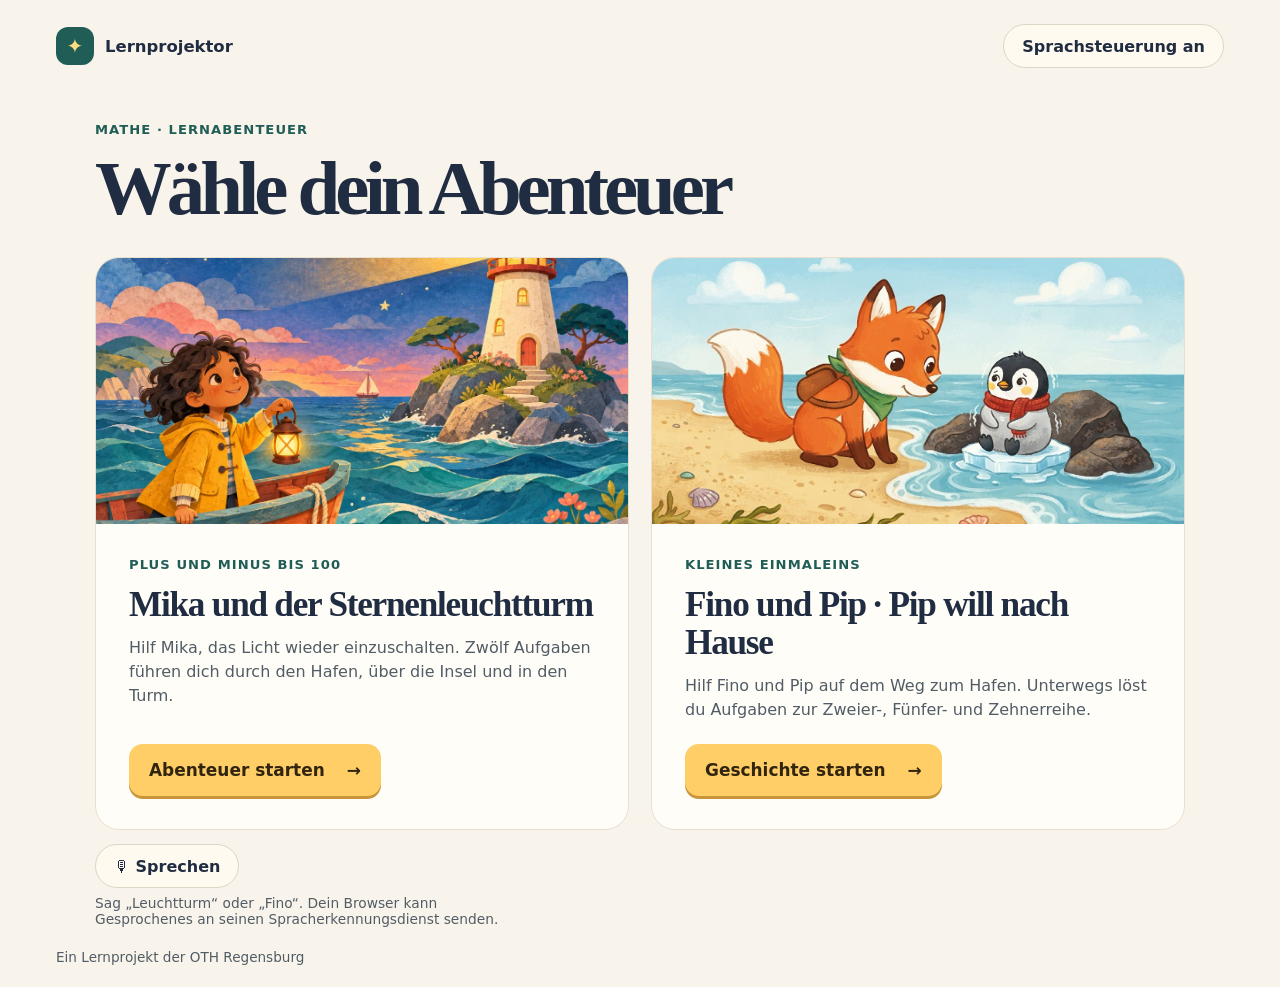
<file: public/index.html>
<!doctype html>
<html lang="de">
<head>
  <meta charset="utf-8">
  <meta name="viewport" content="width=device-width, initial-scale=1">
  <meta name="theme-color" content="#f8f4eb">
  <meta name="description" content="Wähle dein Matheabenteuer. Übe Plus und Minus mit Mika oder löse Sachaufgaben zum kleinen Einmaleins.">
  <title>Matheabenteuer · Lernprojektor</title>
  <link rel="stylesheet" href="./style.css">
  <script type="module" src="./auswahl.mjs"></script>
</head>
<body>
  <div class="site">
    <header class="top"><div class="brand"><span class="brand-icon" aria-hidden="true">✦</span>Lernprojektor</div><button class="sound" type="button" data-automatic-voice aria-pressed="false" aria-describedby="voice-note" hidden>Sprachsteuerung an</button></header>
    <main class="picker">
      <header class="picker-heading">
        <p class="eyebrow">Mathe · Lernabenteuer</p>
        <h1>Wähle dein Abenteuer</h1>
      </header>
      <div class="path-grid">
        <a class="path-card" href="./leuchtturm.html">
          <img class="path-art" src="./assets/leuchtturm.webp" alt="" width="1200" height="900" fetchpriority="high">
          <div class="path-copy">
            <p class="eyebrow">Plus und Minus bis 100</p>
            <h2>Mika und der Sternenleuchtturm</h2>
            <p>Hilf Mika, das Licht wieder einzuschalten. Zwölf Aufgaben führen dich durch den Hafen, über die Insel und in den Turm.</p>
            <span class="main-button">Abenteuer starten <span aria-hidden="true">→</span></span>
          </div>
        </a>
        <a class="path-card" href="./fino/">
          <img class="path-art" src="./fino/bilder/B1.jpg" alt="" loading="lazy">
          <div class="path-copy">
            <p class="eyebrow">Kleines Einmaleins</p>
            <h2>Fino und Pip · Pip will nach Hause</h2>
            <p>Hilf Fino und Pip auf dem Weg zum Hafen. Unterwegs löst du Aufgaben zur Zweier-, Fünfer- und Zehnerreihe.</p>
            <span class="main-button">Geschichte starten <span aria-hidden="true">→</span></span>
          </div>
        </a>
      </div>
      <div class="voice-controls">
        <button class="sound voice-button" type="button" aria-pressed="false" hidden>🎙 Sprechen</button>
        <p class="voice-status" role="status" aria-atomic="true"></p>
        <p id="voice-note" class="voice-note" hidden>Sag „Leuchtturm“ oder „Fino“. Dein Browser kann Gesprochenes an seinen Spracherkennungsdienst senden.</p>
      </div>
    </main>
    <footer>Ein Lernprojekt der OTH Regensburg</footer>
  </div>
</body>
</html>
</file>
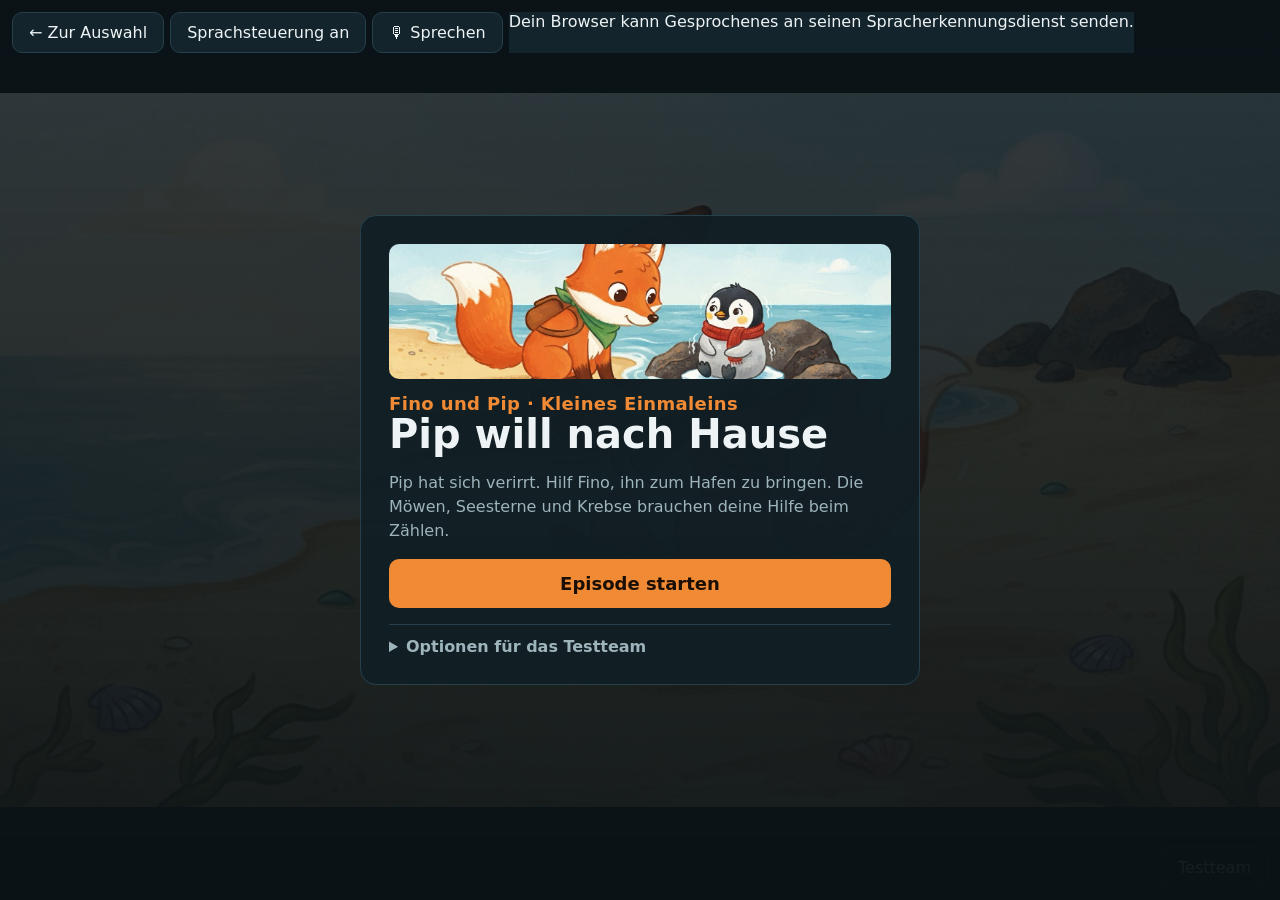
<file: public/fino/index.html>
<!DOCTYPE html>
<html lang="de">
<head>
<meta charset="utf-8">
<meta name="viewport" content="width=device-width, initial-scale=1">
<title>Fino und Pip · Pip will nach Hause</title>
<style>
/* Eine Bühne für den Beamer, darunter ein ausblendbares Bedienfeld für das Testteam. Bewusst nur dunkel. */
:root {
  --buehne: #0b1317;
  --flaeche: rgba(16, 30, 37, 0.94);
  --linie: #24404b;
  --text: #eef4f5;
  --leise: #9db4bb;
  --fino: #f08a34;
  --meer: #3fc3c1;
  --richtig: #63c27e;
  --falsch: #e8735c;
  --display: "Baloo 2", "Trebuchet MS", system-ui, sans-serif;
  --body: "Nunito", "Segoe UI", system-ui, sans-serif;
  color-scheme: dark;
}
* { box-sizing: border-box; }
[hidden] { display: none !important; }
html, body { height: 100%; margin: 0; }
body { background: var(--buehne); color: var(--text); font-family: var(--body); overflow: hidden; }
button, input, select { font: inherit; }
.zweit.link { display: inline-flex; align-items: center; text-decoration: none; }
#lern-nav { position: fixed; inset: 12px auto auto 12px; display: flex; gap: 6px; flex-wrap: wrap; z-index: 22; pointer-events: none; }
#lern-nav > * { background: #14242c; pointer-events: auto; }
#sprachstatus { margin: 0; max-width: min(360px, 80vw); padding: 8px; border-radius: 8px; align-self: center; }
#sprachstatus:empty { display: none; }
#spielantwort { position: fixed; z-index: 8; bottom: 56px; left: 50%; transform: translateX(-50%);
  display: grid; gap: 9px; width: min(540px, 92vw); background: var(--flaeche); border: 1px solid var(--linie); border-radius: 14px; padding: 12px 16px; }
#spielfrage { margin: 0; font-weight: 700; font-size: clamp(1rem, 2.3vw, 1.25rem); }
#spielzahl { min-width: 90px; flex: 1; background: #0e1a20; border: 1px solid var(--linie); color: var(--text); border-radius: 8px; padding: 8px; }
body:not(.panel-aus) #spielantwort { bottom: calc(var(--panelhoehe, 0px) + 16px); }
.dialog { padding-top: 74px; }
@media (max-width: 600px) { #lern-nav { right: 12px; } #lern-nav > * { font-size: .83rem; } .dialog { padding-top: 88px !important; } .tier.breit { width: min(14vw, 96px) !important; } }
button:focus-visible, input:focus-visible, select:focus-visible { outline: 3px solid var(--meer); outline-offset: 2px; }

/* Bühne */
#buehne { position: fixed; inset: 0; display: grid; place-items: center; overflow: hidden; }
.ebene { position: absolute; inset: 0; opacity: 0; transition: opacity 1.2s ease; }
.ebene.an { opacity: 1; }
.ebene img { width: 100%; height: 100%; object-fit: contain; animation: zoom 28s ease-in-out infinite alternate; transform-origin: 55% 50%; }
@keyframes zoom { from { transform: scale(1); } to { transform: scale(1.07) translateX(-1%); } }
.platzhalter { width: 100%; height: 100%; display: grid; place-items: center; text-align: center;
  background: radial-gradient(ellipse at 50% 120%, #1e5d6a 0%, #12313b 45%, var(--buehne) 100%); }
.platzhalter b { display: block; font-family: var(--display); font-size: clamp(28px, 4vw, 56px); color: var(--text); }
.platzhalter span { color: var(--leise); font-size: clamp(14px, 1.6vw, 20px); }
#untertitel { position: absolute; left: 50%; bottom: calc(var(--panelhoehe, 0px) + 24px); transform: translateX(-50%);
  max-width: min(900px, 90vw); padding: 10px 18px; border-radius: 10px; background: rgba(0,0,0,0.6);
  font-size: clamp(16px, 2vw, 26px); text-align: center; text-wrap: balance; display: none; }
body.untertitel #untertitel:not(:empty) { display: block; }


/* Zählbild: genau so viele Tiere wie in der Aufgabe */
#zaehlbild { position: absolute; left: 50%; top: 6%; transform: translateX(-50%); display: none;
  max-width: min(1100px, 94vw); padding: 14px 18px 10px; border-radius: 18px;
  background: rgba(250, 246, 236, 0.9); box-shadow: 0 8px 30px rgba(0,0,0,.35); }
#zaehlbild.an { display: block; }
#zaehlbild .reihe5 { display: flex; justify-content: center; gap: 10px; }
#zaehlbild .reihe5 + .reihe5 { margin-top: 6px; }
.tier { position: relative; width: clamp(64px, 8.5vw, 120px); aspect-ratio: 1; opacity: 0; transform: scale(.6);
  transition: opacity .35s ease, transform .35s ease; }
.tier.da { opacity: 1; transform: scale(1); }
.tier.breit { aspect-ratio: 1.7; width: clamp(96px, 12.5vw, 176px); }
.tier img { width: 100%; height: 100%; object-fit: contain; }
.tier b { position: absolute; left: 50%; bottom: -4px; transform: translateX(-50%); min-width: 2.2em; text-align: center;
  font-family: var(--display); font-size: clamp(16px, 1.8vw, 26px); line-height: 1.3; color: #fff; background: var(--fino);
  border-radius: 999px; padding: 0 8px; opacity: 0; transition: opacity .3s ease; }
.tier b.da { opacity: 1; }
@media (prefers-reduced-motion: reduce) { .tier, .tier b { transition: none; } }

/* Start und Ende */
.dialog { position: fixed; inset: 0; z-index: 20; display: grid; place-items: center; padding: 16px;
  background: linear-gradient(180deg, rgba(11,19,23,0.82), rgba(11,19,23,0.96)); }
.karte { width: min(560px, 100%); max-height: 100%; overflow: auto; background: var(--flaeche); border: 1px solid var(--linie);
  border-radius: 16px; padding: 28px; display: grid; gap: 16px; }
.karte h1 { font-family: var(--display); font-size: 40px; line-height: 1.05; margin: 0; text-wrap: balance; }
.karte h1 small { display: block; font-size: 18px; color: var(--fino); font-family: var(--body); font-weight: 800; letter-spacing: .02em; }
.karte p { margin: 0; color: var(--leise); line-height: 1.5; }
.felder { display: grid; grid-template-columns: 1fr 1fr; gap: 12px; }
.feld { display: grid; gap: 6px; font-size: 14px; color: var(--leise); }
.feld input, .feld select { background: #0e1a20; color: var(--text); border: 1px solid var(--linie); border-radius: 8px; padding: 10px 12px; }
.check { display: flex; gap: 10px; align-items: center; color: var(--leise); font-size: 14px; }
.haupt { background: var(--fino); color: #1b0f05; border: 0; border-radius: 10px; padding: 14px 20px; font-weight: 800; font-size: 18px; cursor: pointer; }
.haupt:hover { filter: brightness(1.08); }
.zweit { background: transparent; color: var(--text); border: 1px solid var(--linie); border-radius: 10px; padding: 10px 16px; cursor: pointer; }
.bestand { font-size: 14px; color: var(--leise); display: grid; gap: 4px; }
.bestand strong { color: var(--text); }
.tasten { font-size: 13px; color: var(--leise); line-height: 1.6; }
kbd { font-family: ui-monospace, Menlo, monospace; background: #0e1a20; border: 1px solid var(--linie); border-radius: 4px; padding: 0 5px; color: var(--text); }
.zahlen { display: grid; grid-template-columns: repeat(3, 1fr); gap: 10px; }
.zahl { background: #0e1a20; border: 1px solid var(--linie); border-radius: 10px; padding: 12px; }
.zahl b { display: block; font-family: var(--display); font-size: 30px; font-variant-numeric: tabular-nums; }
.zahl span { font-size: 13px; color: var(--leise); }
textarea { width: 100%; min-height: 120px; background: #0e1a20; color: var(--text); border: 1px solid var(--linie); border-radius: 8px; padding: 10px; font: 12px/1.4 ui-monospace, Menlo, monospace; }
.notizliste { margin: 0; padding-left: 18px; color: var(--leise); font-size: 14px; }

/* Bedienfeld */
#panel { position: fixed; left: 0; right: 0; bottom: 0; z-index: 10; background: var(--flaeche); border-top: 1px solid var(--linie);
  padding: 12px 16px; display: grid; grid-template-columns: minmax(220px, 1.1fr) minmax(280px, 1.3fr) minmax(220px, 1fr); gap: 16px; }
body.panel-aus #panel { transform: translateY(100%); }
#panel { transition: transform .25s ease; }
.status { display: grid; gap: 6px; align-content: start; min-width: 0; }
.pille { justify-self: start; font-size: 13px; font-weight: 800; padding: 4px 10px; border-radius: 999px; background: #1b2f38; color: var(--leise); }
.pille.dran { background: var(--meer); color: #04201f; animation: puls 1.4s ease-in-out infinite; }
@keyframes puls { 50% { opacity: .65; } }
.ort { font-size: 14px; color: var(--leise); }
.loesung { font-family: var(--display); font-size: 22px; }
.loesung em { font-style: normal; color: var(--fino); }
.spricht { font-size: 13px; color: var(--leise); overflow: hidden; text-overflow: ellipsis; display: -webkit-box; -webkit-line-clamp: 2; -webkit-box-orient: vertical; }
.eingabe { display: grid; grid-template-columns: 110px 1fr; gap: 10px; align-items: stretch; }
#anzeige { font-family: var(--display); font-size: 44px; text-align: center; background: #0e1a20; border: 1px solid var(--linie); border-radius: 10px;
  display: grid; place-items: center; font-variant-numeric: tabular-nums; min-height: 96px; }
.block { display: grid; grid-template-columns: repeat(6, 1fr); gap: 6px; }
.block button { background: #1a2c35; color: var(--text); border: 1px solid var(--linie); border-radius: 8px; padding: 8px 0; font-weight: 800; cursor: pointer; }
.block button:hover:not(:disabled) { background: #22404c; }
.block .ok { background: var(--fino); color: #1b0f05; border-color: var(--fino); }
.block .breit { grid-column: span 2; font-size: 13px; }
button:disabled { opacity: .35; cursor: default; }
.steuer { display: grid; gap: 6px; align-content: start; }
.reihe { display: flex; gap: 6px; flex-wrap: wrap; }
.reihe button { flex: 1 1 auto; font-size: 13px; padding: 8px 10px; }
.notiz { display: flex; gap: 6px; }
.notiz input { flex: 1; min-width: 0; background: #0e1a20; color: var(--text); border: 1px solid var(--linie); border-radius: 8px; padding: 8px 10px; }
#rueck { position: fixed; top: 16px; right: 16px; z-index: 11; padding: 8px 14px; border-radius: 999px; font-weight: 800; opacity: 0; transition: opacity .3s; pointer-events: none; }
#rueck.zeigen { opacity: 1; }
#zeigen { position: fixed; right: 12px; bottom: 12px; z-index: 9; display: none; }
body.panel-aus #zeigen { display: block; }
@media (max-width: 860px) {
  #panel { grid-template-columns: 1fr; max-height: 70%; overflow: auto; }
  .felder, .zahlen { grid-template-columns: 1fr; }
}
@media (prefers-reduced-motion: reduce) {
  .ebene img { animation: none; }
  .ebene, #panel { transition: none; }
  .pille.dran { animation: none; }
}

.episodenbild { display: block; width: 100%; height: clamp(75px, 15vh, 145px); object-fit: cover; object-position: 50% 44%; border-radius: 10px; }
.test-details { border-top: 1px solid var(--linie); padding-top: 12px; }
.test-details summary { color: var(--leise); cursor: pointer; font-weight: 700; }
.test-details > :not(summary) { margin-top: 12px; }
#fortschritt { position: fixed; z-index: 7; left: 12px; bottom: 12px; margin: 0; padding: 7px 12px; border-radius: 9px;
  background: var(--flaeche); color: var(--text); font-weight: 700; }
body:not(.panel-aus) #fortschritt { bottom: calc(var(--panelhoehe, 0px) + 8px); }
body:not(.panel-aus) #spielantwort { bottom: calc(var(--panelhoehe, 0px) + 48px); }
#antwortphase { margin: 0; color: var(--meer); font-weight: 800; }
#lern-nav > button:disabled { display: none; }
#rueck.zeigen { font-size: clamp(1rem, 2.8vw, 1.5rem); }
@media (max-width: 600px) {
  #rueck { top: 66px; right: 12px; }
  #spielantwort { bottom: 58px; }
}
</style>
</head>
<body class="panel-aus">
<div id="buehne" aria-live="off">
  <div class="ebene" id="ebeneA"></div>
  <div class="ebene" id="ebeneB"></div>
  <div id="zaehlbild" aria-hidden="true"></div>
  <div id="untertitel"></div>
</div>
<div id="rueck" role="status"></div>
<p id="fortschritt" hidden></p>
<nav id="lern-nav" aria-label="Lernprojektor">
  <a class="zweit link" href="../">← Zur Auswahl</a>
  <button class="zweit" id="automatik" type="button" aria-pressed="false" aria-describedby="sprachhinweis" hidden>Sprachsteuerung an</button>
  <button class="zweit" id="sprechen" type="button" aria-pressed="false" aria-describedby="sprachhinweis" hidden>🎙 Sprechen</button>
  <button class="zweit" id="pause" type="button" hidden>Erzählung pausieren</button>
  <p id="sprachstatus" role="status" aria-live="polite"></p>
  <span id="sprachhinweis" hidden>Dein Browser kann Gesprochenes an seinen Spracherkennungsdienst senden.</span>
</nav>
<form id="spielantwort" hidden>
  <p id="antwortphase">Du bist dran</p>
  <p id="spielfrage"></p>
  <div class="reihe">
    <input id="spielzahl" aria-label="Deine Antwort" inputmode="numeric" maxlength="3" pattern="[0-9]{1,3}" placeholder="Deine Zahl" required>
    <button class="haupt" type="submit">Prüfen</button>
    <button class="zweit" id="frageWiederholen" type="button">Nochmal</button>
  </div>
</form>

<section class="dialog" id="start">
  <div class="karte">
    <img class="episodenbild" src="bilder/B1.jpg" alt="">
    <h1><small>Fino und Pip · Kleines Einmaleins</small>Pip will nach Hause</h1>
    <p>Pip hat sich verirrt. Hilf Fino, ihn zum Hafen zu bringen. Die Möwen, Seesterne und Krebse brauchen deine Hilfe beim Zählen.</p>
    <button class="haupt" id="los">Episode starten</button>
    <details class="test-details">
    <summary>Optionen für das Testteam</summary>
    <div class="felder">
      <label class="feld" for="kind">Kind (Pseudonym, kein Name)
        <input id="kind" value="K01" autocomplete="off">
      </label>
      <label class="feld" for="stufe">Startstufe
        <select id="stufe">
          <option value="1">1 · Anzahl 2–5</option>
          <option value="2">2 · Anzahl 2–10</option>
          <option value="3">3 · Anzahl 6–10</option>
        </select>
      </label>
    </div>
    <label class="check" for="zb"><input type="checkbox" id="zb" checked> Zählbilder bei den Aufgaben zeigen (für die Variante „nur Audio“ aus)</label>
    <label class="check" for="ut"><input type="checkbox" id="ut"> Untertitel auf der Bühne zeigen (für Kinder aus lassen)</label>
    <div class="bestand" id="bestand">Prüfe Bilder …</div>
    <div class="tasten">
      <kbd>0–9</kbd> Zahl · <kbd>Enter</kbd> bestätigen (leer = keine Antwort) · <kbd>?</kbd> weiß nicht · <kbd>W</kbd> wiederholen ·
      <kbd>Leertaste</kbd> Pause beim Erzählen · <kbd>S</kbd> Ton überspringen · <kbd>N</kbd> Notiz · <kbd>P</kbd> Bedienfeld aus/an · <kbd>T</kbd> Untertitel · <kbd>F</kbd> Vollbild
    </div>
    </details>
  </div>
</section>

<section class="dialog" id="ende" hidden>
  <div class="karte">
    <h1 id="endeSpiel" tabindex="-1">Geschafft!</h1>
    <p id="endeErfolg"></p>
    <div class="reihe">
      <button class="haupt" id="neu">Noch einmal spielen</button>
      <a class="zweit link" href="../">Zur Auswahl</a>
    </div>
    <details class="test-details">
      <summary>Auswertung für das Testteam</summary>
      <p id="endeTitel"></p>
      <div class="zahlen" id="endeZahlen"></div>
      <ol class="notizliste" id="endeNotizen"></ol>
      <label class="feld" for="protokoll">Protokoll (JSON)
        <textarea id="protokoll" readonly></textarea>
      </label>
      <button class="zweit" id="kopieren">Protokoll kopieren</button>
    </details>
  </div>
</section>

<section id="panel" inert aria-label="Bedienfeld für das Testteam">
  <div class="status">
    <span class="pille" id="pille">Bereit</span>
    <div class="ort" id="ort">–</div>
    <div class="loesung" id="loesung">&nbsp;</div>
    <div class="spricht" id="spricht"></div>
  </div>
  <div class="eingabe">
    <div id="anzeige" aria-live="polite">–</div>
    <div class="block" id="block">
      <button data-z="1">1</button><button data-z="2">2</button><button data-z="3">3</button>
      <button data-z="4">4</button><button data-z="5">5</button><button data-z="6">6</button>
      <button data-z="7">7</button><button data-z="8">8</button><button data-z="9">9</button>
      <button data-z="0">0</button><button data-a="loeschen">⌫</button><button data-a="ok" class="ok">OK</button>
      <button data-a="weissnicht" class="breit">Weiß nicht</button>
      <button data-a="keine" class="breit">Keine Antwort</button>
      <button data-a="wiederholen" class="breit">Wiederholen</button>
    </div>
  </div>
  <div class="steuer">
    <div class="notiz">
      <input id="notiz" placeholder="Beobachtung, z. B. schaut weg" aria-label="Notiz">
      <button class="zweit" id="notizOk">Notiz</button>
    </div>
    <div class="reihe">
      <button class="zweit" id="skip">Ton überspringen</button>
      <button class="zweit" id="voll">Vollbild</button>
      <button class="zweit" id="aus">Bedienfeld aus</button>
      <button class="zweit" id="abbruch">Beenden</button>
    </div>
  </div>
</section>
<button class="zweit" id="zeigen" aria-controls="panel" aria-expanded="false">Testteam</button>

<script type="module">
import { connectRecognition, spokenNumber, voiceCommand } from "../sprache.mjs";
const EP = {"id":"ep01","titel":"Pip will nach Hause","abschnitte":[{"id":"intro","typ":"story","name":"Intro","bild":"B1a","bildwechsel":[{"t":12.0,"bild":"B1"}],"zeilen":[{"id":"ep01_intro_01","sprecher":"erzaehlerin","text":"Es ist ein windiger Morgen am Meer. Die Wellen rauschen, und Fino stapft mit seinem kleinen Rucksack über den Sand."},{"id":"ep01_intro_02","sprecher":"fino","text":"Ich liebe den Strand! Muscheln, Steine, Seetang … Hm? Was glitzert denn da vorne?"},{"id":"ep01_intro_03","sprecher":"erzaehlerin","text":"Zwischen zwei Steinen liegt ein kleines Stück Eis. Und darauf sitzt jemand. Jemand Kleines, Schwarz-Weißes, der ganz doll zittert."},{"id":"ep01_intro_04","sprecher":"pip","text":"Hallo. Ich bin Pip. Ich bin ein Pinguin. Und ich … ich hab mich verirrt."},{"id":"ep01_intro_05","sprecher":"pip","text":"Ich bin auf meiner Eisscholle eingeschlafen. Als ich aufgewacht bin, war mein Zuhause weg. Und meine Scholle wird immer kleiner!"},{"id":"ep01_intro_06","sprecher":"fino","text":"Keine Angst, Pip. Ich bin Fino. Wo wohnst du denn?"},{"id":"ep01_intro_07","sprecher":"pip","text":"Ganz weit im Süden. Auf der Eisinsel. Da, wo es immer schön kalt ist."},{"id":"ep01_intro_08","sprecher":"fino","text":"Dann brauchen wir ein Schiff! Im Hafen fahren Schiffe überallhin. Aber der Hafen ist weit weg. Wir müssen da sein, bevor die Sonne untergeht."},{"id":"ep01_intro_09","sprecher":"fino","text":"Hilfst du uns? Wenn ich dich etwas frage, drückst du auf den großen Knopf und sagst mir die Zahl. Los geht's!"}]},{"id":"h1","typ":"hindernis","name":"Hindernis 1 · Möwen","bild":"B2","zeilen":[{"id":"ep01_h1_01","sprecher":"erzaehlerin","text":"Fino und Pip laufen den Strand entlang bis zu einem langen Holzsteg. Aber auf dem Steg sitzen Möwen. Ganz viele Möwen. Und sie machen einen Riesenlärm."},{"id":"ep01_h1_02","sprecher":"kreischi","text":"Halt! Stopp! Hier kommt keiner vorbei! Ich bin Kreischi, die Chefin vom Steg. Und wir haben ein Problem!"},{"id":"ep01_h1_03","sprecher":"fino","text":"Was für ein Problem?"},{"id":"ep01_h1_04","sprecher":"kreischi","text":"Wir Möwen zählen nie unsere Köpfe. Wir zählen immer unsere Flügel! Das ist Möwen-Tradition. Aber dabei kommen wir ständig durcheinander. Wer uns beim Zählen hilft, darf über den Steg."},{"id":"ep01_h1_05","sprecher":"fino","text":"Jede Möwe hat zwei Flügel. Das schaffen wir zusammen!"}],"aufgabe":{"faktor":2,"anzahl":3,"bonus":0,"fragen":{"A":"{Anzahl} Möwen sitzen auf dem Geländer. Jede Möwe hat zwei Flügel. Wie viele Flügel sind das zusammen?","B":"Jetzt landen {anzahl} Möwen auf dem Steg. Jede hat zwei Flügel. Wie viele Flügel sind das?"},"tipp":"Zähl in Zweierschritten, für jede Möwe einen Schritt. Zwei, vier, sechs … und weiter!","loesung":"{Anzahl} Möwen mit je zwei Flügeln. Wir zählen in Zweierschritten: {reihe}. {Anzahl} mal zwei ist {ergebnis}.","loesungSprecher":"fino","lob":["Kraaah! Das stimmt!","Richtig! Endlich zählt mal einer ordentlich!","Genau so viele Flügel! Super!"],"lobSprecher":"kreischi","tier":"moewe"}},{"id":"s1","typ":"story","name":"Story 1","bild":"B3","zeilen":[{"id":"ep01_s1_01","sprecher":"kreischi","text":"Kraaah! Ihr seid die besten Flügelzähler, die ich kenne. Ihr dürft vorbei!"},{"id":"ep01_s1_02","sprecher":"erzaehlerin","text":"Die Möwen machen Platz. Fino und Pip laufen über den Steg. Doch am Ende des Stegs ist … nichts mehr. Nur Wasser. Bis zu den Felsen auf der anderen Seite."},{"id":"ep01_s1_03","sprecher":"pip","text":"Kein Problem! Pass auf!"},{"id":"ep01_s1_04","sprecher":"erzaehlerin","text":"Platsch! Pip springt ins Wasser. Er taucht unter, schnell wie ein Pfeil, und taucht drüben am Felsen wieder auf."},{"id":"ep01_s1_05","sprecher":"pip","text":"Ich kann tauchen! Das können Pinguine am allerbesten!"},{"id":"ep01_s1_06","sprecher":"fino","text":"Toll, Pip. Aber ich bin ein Fuchs. Füchse werden nass und schlecht gelaunt. Wie komme ich da rüber?"},{"id":"ep01_s1_07","sprecher":"erzaehlerin","text":"Da bewegt sich etwas zwischen den Felsen. Etwas Oranges. Mit ganz vielen Armen …"}]},{"id":"h2","typ":"hindernis","name":"Hindernis 2 · Seesterne","bild":"B4","zeilen":[{"id":"ep01_h2_01","sprecher":"oma_stella","text":"Na, wen haben wir denn da? Einen nassen Pinguin und einen trockenen Fuchs. Ich bin Oma Stella."},{"id":"ep01_h2_02","sprecher":"oma_stella","text":"Ich helfe dir, kleiner Fuchs. Meine Enkel und ich bauen dir eine Brücke. Wir halten uns mit unseren Armen an den Felsen fest. Jeder Seestern hat fünf Arme."},{"id":"ep01_h2_03","sprecher":"oma_stella","text":"Aber die Brücke hält nur, wenn ich weiß, wie viele Arme sich festhalten. Ich bin schon alt und zähle so langsam. Hilfst du mir?"}],"aufgabe":{"faktor":5,"anzahl":4,"bonus":1,"fragen":{"A":"{Anzahl} Seesterne halten sich am Felsen fest. Jeder hat fünf Arme. Wie viele Arme halten sich fest?","B":"Am nächsten Felsen sind es {anzahl} Seesterne. Jeder hat fünf Arme. Wie viele Arme sind das?"},"tipp":"Jeder Seestern hat so viele Arme, wie du Finger an einer Hand hast. Zähl in Fünferschritten: fünf, zehn, fünfzehn … und weiter.","loesung":"{Anzahl} Seesterne mit je fünf Armen. Wir zählen in Fünferschritten: {reihe}. {Anzahl} mal fünf ist {ergebnis}.","loesungSprecher":"oma_stella","lob":["Wunderbar, mein Kind.","Genau richtig. Die Brücke hält!","Du zählst schneller als alle meine Enkel!"],"lobSprecher":"oma_stella","tier":"seestern"}},{"id":"s2","typ":"story","name":"Story 2","bild":"B5","zeilen":[{"id":"ep01_s2_01","sprecher":"oma_stella","text":"Die Brücke hält! Lauf, kleiner Fuchs, lauf!"},{"id":"ep01_s2_02","sprecher":"erzaehlerin","text":"Fino balanciert über die Seestern-Brücke. Es kitzelt an den Pfoten. Fast ist er drüben … da rutscht ihm der Rucksack von der Schulter. Platsch! Der Rucksack versinkt im Wasser."},{"id":"ep01_s2_03","sprecher":"fino","text":"Oh nein! Da ist mein Proviant drin! Und meine Karte vom Hafen!"},{"id":"ep01_s2_04","sprecher":"pip","text":"Ich hol ihn!"},{"id":"ep01_s2_05","sprecher":"erzaehlerin","text":"Pip taucht hinab. Tief, tiefer, bis auf den Grund. Ein paar Sekunden ist alles still. … Dann, blubb, taucht er wieder auf. Den Rucksack hat er im Schnabel."},{"id":"ep01_s2_06","sprecher":"fino","text":"Pip, du bist der Beste!"},{"id":"ep01_s2_07","sprecher":"erzaehlerin","text":"Die Sonne steht schon tief. Fino schaut auf die nasse Karte. Der Hafen ist ganz nah. Aber vor dem Hafen ist ein großes Tor. Und davor hört man ein Klappern. Klick-klack. Klick-klack …"}]},{"id":"h3","typ":"hindernis","name":"Hindernis 3 · Krebse","bild":"B6","zeilen":[{"id":"ep01_h3_01","sprecher":"knut","text":"Halt! Wer will in meinen Hafen? Ich bin Knut, der Torwächter."},{"id":"ep01_h3_02","sprecher":"fino","text":"Wir müssen zum Schiff in den Süden! Pip muss nach Hause!"},{"id":"ep01_h3_03","sprecher":"knut","text":"Hm. Das Tor geht nur auf, wenn meine Krebse richtig gezählt sind. Jeder Krebs hat zehn Beine, die Scheren zählen mit. Wir marschieren in Gruppen. Sag mir, wie viele Beine durch das Tor gehen. Dann mache ich auf."}],"aufgabe":{"faktor":10,"anzahl":3,"bonus":0,"fragen":{"A":"Jetzt marschieren {anzahl} Krebse durch das Tor. Jeder hat zehn Beine. Wie viele Beine sind das?","B":"Klick-klack! Hier kommen {anzahl} Krebse. Jeder Krebs hat zehn Beine. Wie viele Beine trippeln da?"},"tipp":"Zähl in Zehnerschritten, für jeden Krebs einen Schritt. Zehn, zwanzig, dreißig … und weiter.","loesung":"{Anzahl} Krebse mit je zehn Beinen. {Reihe}. {Anzahl} mal zehn ist {ergebnis}.","loesungSprecher":"knut","lob":["Stimmt. Weiter so.","Hm. Richtig gezählt.","Klick-klack, das passt!"],"lobSprecher":"knut","tier":"krebs"}},{"id":"ab","typ":"story","name":"Abschluss","bild":"B7","zeilen":[{"id":"ep01_ab_01","sprecher":"knut","text":"Richtig gezählt. Tor auf!"},{"id":"ep01_ab_02","sprecher":"erzaehlerin","text":"Quietschend geht das große Tor auf. Dahinter liegt der Hafen, voller Boote. Und ganz am Ende liegt ein Schiff mit einem roten Segel: die Wellenreiter."},{"id":"ep01_ab_03","sprecher":"ottilie","text":"Ahoi, ihr zwei! Ich bin Kapitänin Ottilie. In den Süden wollt ihr? Zur Eisinsel? Da fahre ich morgen früh hin."},{"id":"ep01_ab_04","sprecher":"ottilie","text":"Aber ich sag's euch ehrlich: Der Weg ist weit. Und unterwegs kommen wir an der Nebelbucht vorbei. Da hat sich schon mancher verirrt …"},{"id":"ep01_ab_05","sprecher":"pip","text":"Fino? Kommst du mit?"},{"id":"ep01_ab_06","sprecher":"fino","text":"Na klar, Pip. Ich lass dich doch nicht allein."},{"id":"ep01_ab_07","sprecher":"erzaehlerin","text":"Die Sonne geht unter. Fino und Pip kuscheln sich in eine alte Kiste an Deck. Pips Schal ist warm, und das Meer schaukelt leise."},{"id":"ep01_ab_08","sprecher":"fino","text":"Danke, dass du uns geholfen hast. Ohne dich wären wir nie über den Steg gekommen. Morgen fahren wir los. Kommst du wieder mit? Gute Nacht!"},{"id":"ep01_ab_09","sprecher":"erzaehlerin","text":"Und während die Sterne aufgehen, schlafen Fino und Pip ein. Fortsetzung folgt."}]}]};

/* ---------- Bilder ---------- */
const BILDNAMEN = { B1a: "Strand, Fino allein", B1: "Strand mit Pip", B2: "Möwen am Steg", B3: "Pip taucht",
  B4: "Seestern-Brücke", B5: "Rucksack-Rettung", B6: "Krebse am Hafentor", B7: "Schiff bei Sonnenuntergang" };
const bildVorhanden = {};
function bildPfad(n) { return "bilder/" + n + ".jpg"; }
function pruefeBilder() {
  const namen = Object.keys(BILDNAMEN);
  return Promise.all(namen.map(n => new Promise(ok => {
    const i = new Image();
    i.onload = () => { bildVorhanden[n] = true; ok(); };
    i.onerror = () => { bildVorhanden[n] = false; ok(); };
    i.src = bildPfad(n);
  }))).then(() => {
    const da = namen.filter(n => bildVorhanden[n]);
    const fehlt = namen.filter(n => !bildVorhanden[n]);
    document.getElementById("bestand").innerHTML =
      `<span><strong>${da.length} von ${namen.length} Bildern</strong> vorhanden: ${da.join(", ") || "keine"}</span>` +
      (fehlt.length ? `<span>Platzhalter für: ${fehlt.join(", ")}</span>` : "") +
      `<span>Fehlende Audios werden mit der Browser-Stimme vorgelesen.</span>`;
  });
}
let aktiveEbene = "A", aktuellesBild = null;
function zeigeBild(n) {
  if (n === aktuellesBild) return;
  aktuellesBild = n;
  const neu = document.getElementById(aktiveEbene === "A" ? "ebeneB" : "ebeneA");
  const alt = document.getElementById(aktiveEbene === "A" ? "ebeneA" : "ebeneB");
  neu.innerHTML = bildVorhanden[n]
    ? `<img src="${bildPfad(n)}" alt="${BILDNAMEN[n] || n}">`
    : `<div class="platzhalter"><div><b>${BILDNAMEN[n] || n}</b><span>Bild ${n} fehlt noch</span></div></div>`;
  neu.classList.add("an"); alt.classList.remove("an");
  aktiveEbene = aktiveEbene === "A" ? "B" : "A";
}

/* ---------- Zahlwörter ---------- */
const EINER = ["null","eins","zwei","drei","vier","fünf","sechs","sieben","acht","neun"];
const SONDER = {10:"zehn",11:"elf",12:"zwölf",13:"dreizehn",14:"vierzehn",15:"fünfzehn",16:"sechzehn",17:"siebzehn",18:"achtzehn",19:"neunzehn"};
const ZEHNER = {2:"zwanzig",3:"dreißig",4:"vierzig",5:"fünfzig",6:"sechzig",7:"siebzig",8:"achtzig",9:"neunzig"};
function zahlwort(n) {
  if (n === 100) return "hundert";
  if (n < 10) return EINER[n];
  if (n < 20) return SONDER[n];
  const z = Math.floor(n / 10), e = n % 10;
  return e === 0 ? ZEHNER[z] : (e === 1 ? "ein" : EINER[e]) + "und" + ZEHNER[z];
}
const gross = s => s.charAt(0).toUpperCase() + s.slice(1);
function fuelle(vorlage, w) { return vorlage.replace(/\{(\w+)\}/g, (_, k) => w[k] ?? ""); }

/* ---------- Ton: Clip, sonst Browser-Stimme ---------- */
const STIMMLAGE = { erzaehlerin:{p:1,r:.95}, fino:{p:1.2,r:1}, pip:{p:1.45,r:1.08}, kreischi:{p:1.6,r:1.15},
  oma_stella:{p:.85,r:.85}, knut:{p:.6,r:.92}, ottilie:{p:.8,r:.98} };
const SPRECHER = { erzaehlerin:"Erzählerin", fino:"Fino", pip:"Pip", kreischi:"Kreischi", oma_stella:"Oma Stella", knut:"Knut", ottilie:"Kapitänin Ottilie" };
let stimme = null, stopp = null, wiedergabe = null;
const pauseTaste = document.getElementById("pause");
const fortschritt = document.getElementById("fortschritt");
const gesamtAufgaben = EP.abschnitte.reduce((summe, abschnitt) => summe + (abschnitt.aufgabe?.anzahl ?? 0), 0);

function zeigeWiedergabe() {
  pauseTaste.hidden = !wiedergabe;
  pauseTaste.textContent = wiedergabe?.pausiert ? "Erzählung fortsetzen" : "Erzählung pausieren";
}

function setzeWiedergabe(pause, weiter) {
  wiedergabe = pause ? { pause, weiter, pausiert: false } : null;
  zeigeWiedergabe();
}

function erzaehlungUmschalten() {
  if (!wiedergabe) return;
  const clip = wiedergabe;
  clip.pausiert = !clip.pausiert;
  zeigeWiedergabe();
  if (clip.pausiert) clip.pause();
  else clip.weiter();
}
pauseTaste.addEventListener("click", erzaehlungUmschalten);
function waehleStimme() {
  const alle = (window.speechSynthesis && speechSynthesis.getVoices()) || [];
  const de = alle.filter(v => /^de/i.test(v.lang));
  stimme = de.find(v => /anna/i.test(v.name)) || de.find(v => /google/i.test(v.name)) || de[0] || null;
}
if (window.speechSynthesis) { waehleStimme(); speechSynthesis.onvoiceschanged = waehleStimme; }
const warte = ms => new Promise(r => setTimeout(r, ms));

function spieleDatei(src) {
  return new Promise(ok => {
    const a = new Audio(src);
    let fertig = false;
    const ende = erfolg => { if (fertig) return; fertig = true; stopp = null; setzeWiedergabe(); a.pause(); ok(erfolg); };
    a.addEventListener("ended", () => ende(true));
    a.addEventListener("error", () => ende(false));
    const weiter = () => a.play().catch((fehler) => {
      if (fehler.name !== "AbortError" || !wiedergabe?.pausiert) ende(false);
    });
    setzeWiedergabe(() => a.pause(), weiter);
    stopp = () => ende(true);
    weiter();
  });
}
function sprich(text, sprecher) {
  return new Promise(ok => {
    if (!window.speechSynthesis) {
      const ende = () => { clearTimeout(timer); stopp = null; ok(); };
      const timer = setTimeout(ende, 600 + text.length * 55);
      stopp = ende;
      return;
    }
    speechSynthesis.cancel();
    const u = new SpeechSynthesisUtterance(text);
    const s = STIMMLAGE[sprecher] || STIMMLAGE.erzaehlerin;
    u.lang = "de-DE"; if (stimme) u.voice = stimme; u.pitch = s.p; u.rate = s.r;
    let fertig = false;
    let timer;
    const ende = () => {
      if (fertig) return;
      fertig = true;
      clearTimeout(timer);
      setzeWiedergabe();
      stopp = null;
      ok();
    };
    const begrenzeDauer = () => { timer = setTimeout(() => { speechSynthesis.cancel(); ende(); }, 4000 + text.length * 120); };
    setzeWiedergabe(() => { clearTimeout(timer); speechSynthesis.pause(); }, () => { begrenzeDauer(); speechSynthesis.resume(); });
    u.onend = ende; u.onerror = ende;
    stopp = () => { speechSynthesis.cancel(); ende(); };
    begrenzeDauer();
    speechSynthesis.speak(u);
  });
}
async function sage(zeile) {
  setzeSpricht(zeile);
  const ok = await spieleDatei("audio/" + zeile.id + ".mp3");
  if (!ok) { await sprich(zeile.text, zeile.sprecher); await warte(300); }
  setzeSpricht(null);
}
function setzeSpricht(z) {
  document.getElementById("spricht").textContent = z ? `${SPRECHER[z.sprecher] || z.sprecher}: ${z.text}` : "";
  document.getElementById("untertitel").textContent = z ? z.text : "";
}


/* ---------- Zählbilder ---------- */
// Platzhalter, bis echte Bilder in bilder/zaehl_<tier>.png liegen. Anzahl der Flügel/Arme/Beine stimmt garantiert.
const SVG_TIER = {
  moewe: `<svg viewBox="0 0 120 120" xmlns="http://www.w3.org/2000/svg"><g stroke="#3a3a3a" stroke-width="3" stroke-linejoin="round">
    <path d="M58 58 C40 40 18 34 4 40 C20 46 34 56 50 66 Z" fill="#cfd6dc"/><path d="M62 58 C80 40 102 34 116 40 C100 46 86 56 70 66 Z" fill="#cfd6dc"/>
    <ellipse cx="60" cy="68" rx="17" ry="24" fill="#fff"/><circle cx="60" cy="42" r="12" fill="#fff"/>
    <path d="M70 43 L84 47 L70 50 Z" fill="#f2a43a"/><path d="M54 90 L52 108 M66 90 L68 108" fill="none" stroke="#f2a43a" stroke-width="4"/></g>
    <circle cx="63" cy="40" r="2.6" fill="#222"/></svg>`,
  seestern: `<svg viewBox="0 0 120 120" xmlns="http://www.w3.org/2000/svg"><path d="M60 6 L73 44 L114 44 L81 68 L94 108 L60 84 L26 108 L39 68 L6 44 L47 44 Z"
    fill="#f28a52" stroke="#7a3518" stroke-width="3.5" stroke-linejoin="round"/><circle cx="53" cy="58" r="3.2" fill="#3a1a0c"/><circle cx="67" cy="58" r="3.2" fill="#3a1a0c"/>
    <path d="M53 68 Q60 74 67 68" fill="none" stroke="#3a1a0c" stroke-width="2.6" stroke-linecap="round"/></svg>`,
  krebs: `<svg viewBox="0 0 120 120" xmlns="http://www.w3.org/2000/svg"><g fill="none" stroke="#9e2a1c" stroke-width="4" stroke-linecap="round">
    <path d="M38 70 L18 64 L8 74"/><path d="M38 76 L16 76 L8 88"/><path d="M40 82 L20 88 L14 100"/><path d="M44 86 L28 98 L24 110"/>
    <path d="M82 70 L102 64 L112 74"/><path d="M82 76 L104 76 L112 88"/><path d="M80 82 L100 88 L106 100"/><path d="M76 86 L92 98 L96 110"/>
    <path d="M44 62 L32 44"/><path d="M76 62 L88 44"/></g>
    <g fill="#e0503a" stroke="#9e2a1c" stroke-width="3"><path d="M22 30 C22 18 38 16 40 28 L33 33 L42 38 C38 48 22 44 22 30 Z"/>
    <path d="M98 30 C98 18 82 16 80 28 L87 33 L78 38 C82 48 98 44 98 30 Z"/><ellipse cx="60" cy="74" rx="26" ry="18"/></g>
    <circle cx="53" cy="70" r="3" fill="#2a0e08"/><circle cx="67" cy="70" r="3" fill="#2a0e08"/></svg>`
};
const spriteDa = {};
function pruefeSprites() {
  return Promise.all(Object.keys(SVG_TIER).map(n => new Promise(ok => {
    const i = new Image(); i.onload = () => { spriteDa[n] = true; ok(); }; i.onerror = () => { spriteDa[n] = false; ok(); };
    i.src = "bilder/zaehl_" + n + ".png";
  })));
}
function tierHTML(art) {
  return spriteDa[art] ? `<img src="bilder/zaehl_${art}.png" alt="">`
    : `<img src="data:image/svg+xml;charset=utf-8,${encodeURIComponent(SVG_TIER[art])}" alt="">`;
}
async function zeigeZaehlbild(art, n) {
  const box = document.getElementById("zaehlbild");
  if (!S.zaehlbilder || !art) return;
  const reihen = n <= 5 ? [n] : [5, n - 5];   // Fünferstruktur: 7 = 5 + 2
  box.innerHTML = reihen.map(r => `<div class="reihe5">${Array.from({ length: r }, () => `<div class="tier${art === "seestern" ? "" : " breit"}">${tierHTML(art)}<b></b></div>`).join("")}</div>`).join("");
  box.classList.add("an");
  for (const el of box.querySelectorAll(".tier")) { el.classList.add("da"); await warte(220); }
}
async function zaehleMit(faktor) {
  const marken = document.querySelectorAll("#zaehlbild .tier b");
  for (let i = 0; i < marken.length; i++) { marken[i].textContent = faktor * (i + 1); marken[i].classList.add("da"); await warte(650); }
}
function versteckeZaehlbild() { const b = document.getElementById("zaehlbild"); b.classList.remove("an"); b.innerHTML = ""; }

/* ---------- Zustand und Protokoll ---------- */
let S = null;
function log(ereignis, daten = {}) {
  S.log.push({ t: Math.round((performance.now() - S.start) / 100) / 10, ereignis, ...daten });
}
class Abbruch extends Error {}
function pruefeAbbruch() { if (S.abbruch) throw new Abbruch(); }

/* ---------- Eingabe ---------- */
let wartet = null, eingabeText = "", aktuelleFrage = "";
const spielantwort = document.getElementById("spielantwort");
const spielzahl = document.getElementById("spielzahl");
const startDialog = document.getElementById("start");
const endDialog = document.getElementById("ende");

function antwort(art, wert) {
  if (!wartet) return false;
  voice.reset();
  wartet({ art, wert });
  return true;
}

const voice = connectRecognition({
  button: document.getElementById("sprechen"),
  status: document.getElementById("sprachstatus"),
  note: document.getElementById("sprachhinweis"),
  automaticButton: document.getElementById("automatik"),
  isReady: () => Boolean(wartet || !startDialog.hidden || !endDialog.hidden) && !spielzahl.value,
  stopPlayback: () => {},
  prompt: () => wartet ? "Ich höre zu. Sag deine Zahl oder „Nochmal“." :
    (!endDialog.hidden ? "Sag „Neustart“ oder „Zur Auswahl“." : "Sag „Start“ oder „Zur Auswahl“."),
  handle(text) {
    const command = voiceCommand(text);
    if (command === "menu") {
      window.location.assign("../");
      return true;
    }
    if (!startDialog.hidden && ["start", "next", "einmaleins"].includes(command)) {
      starte();
      return true;
    }
    if (!endDialog.hidden && ["restart", "start", "repeat"].includes(command)) {
      startDialog.hidden = false;
      starte();
      return true;
    }
    if (command === "repeat") return antwort("wiederholen");
    if (command === "unknown") return antwort("weiss_nicht");
    const value = spokenNumber(text);
    return value !== null && antwort("zahl", value);
  },
});

spielantwort.addEventListener("submit", (event) => {
  event.preventDefault();
  const value = spokenNumber(spielzahl.value);
  if (value !== null) antwort("zahl", value);
});
spielzahl.addEventListener("input", voice.reset);
document.getElementById("frageWiederholen").addEventListener("click", () => antwort("wiederholen"));
function setzeModus(dran) {
  const p = document.getElementById("pille");
  p.textContent = dran ? "Kind ist dran" : "Box spricht";
  p.classList.toggle("dran", dran);
  spielantwort.hidden = !dran;
  document.getElementById("sprechen").disabled = !dran && startDialog.hidden && endDialog.hidden;
  document.querySelectorAll("#block button").forEach(b => b.disabled = !dran);
}
function zeigeEingabe() { document.getElementById("anzeige").textContent = eingabeText || "–"; }
function warteAufKind() {
  eingabeText = ""; spielzahl.value = ""; zeigeEingabe(); setzeModus(true);
  document.getElementById("spielfrage").textContent = aktuelleFrage;
  return new Promise(ok => {
    wartet = e => { voice.reset(); wartet = null; setzeModus(false); ok(e); };
    voice.startAutomatic();
  });
}
function aktion(a, z) {
  if (!wartet) return;
  if (z !== undefined) { if (eingabeText.length < 3) eingabeText += z; zeigeEingabe(); return; }
  if (a === "loeschen") { eingabeText = eingabeText.slice(0, -1); zeigeEingabe(); return; }
  if (a === "ok") { wartet(eingabeText === "" ? { art: "keine_antwort" } : { art: "zahl", wert: parseInt(eingabeText, 10) }); return; }
  if (a === "weissnicht") wartet({ art: "weiss_nicht" });
  if (a === "keine") wartet({ art: "keine_antwort" });
  if (a === "wiederholen") wartet({ art: "wiederholen" });
}
function rueckmeldung(text, farbe) {
  const r = document.getElementById("rueck");
  r.textContent = text; r.style.background = farbe; r.style.color = "#0b1317";
  r.classList.add("zeigen"); clearTimeout(r._t); r._t = setTimeout(() => r.classList.remove("zeigen"), 1800);
}

/* ---------- Ablauf ---------- */
const STUFEN = { 1: [2, 5], 2: [2, 10], 3: [6, 10] };
const begrenze = s => Math.max(1, Math.min(3, s));
function wuerfle(faktor, stufe) {
  const [lo, hi] = STUFEN[stufe];
  for (let i = 0; i < 40; i++) {
    const n = lo + Math.floor(Math.random() * (hi - lo + 1));
    const k = faktor + "x" + n;
    if (!S.gestellt.has(k)) { S.gestellt.add(k); return n; }
  }
  return lo + Math.floor(Math.random() * (hi - lo + 1));
}
function werte(n, faktor) {
  const reihe = Array.from({ length: n }, (_, i) => zahlwort(faktor * (i + 1))).join(", ");
  return { anzahl: zahlwort(n), Anzahl: gross(zahlwort(n)), reihe, Reihe: gross(reihe), ergebnis: zahlwort(n * faktor) };
}
function passeAn(ersterVersuch, geloest) {
  const alt = S.stufe;
  if (ersterVersuch) { S.folge++; if (S.folge >= 2) { S.stufe = begrenze(S.stufe + 1); S.folge = 0; } }
  else { S.folge = 0; if (!geloest) S.stufe = begrenze(S.stufe - 1); }
  if (S.stufe !== alt) log("stufe", { von: alt, nach: S.stufe });
}
const pad = n => String(n).padStart(2, "0");

async function aufgabe(ab, nr) {
  const a = ab.aufgabe, hid = ab.id;
  const stufe = begrenze(S.stufe + a.bonus);
  const n = wuerfle(a.faktor, stufe), w = werte(n, a.faktor), loesung = n * a.faktor;
  const v = Math.random() < 0.5 ? "A" : "B";
  const frage = { id: `${EP.id}_${hid}_frage_${v}_${pad(n)}`, sprecher: "erzaehlerin", text: fuelle(a.fragen[v], w) };
  aktuelleFrage = frage.text;
  S.aufgaben++;
  fortschritt.textContent = `Aufgabe ${S.aufgaben} von ${gesamtAufgaben}`;
  document.getElementById("ort").textContent = `${ab.name} · Aufgabe ${nr} von ${a.anzahl} · Stufe ${stufe}`;
  document.getElementById("loesung").innerHTML = `${n} × ${a.faktor} = <em>${loesung}</em>`;
  zeigeZaehlbild(a.tier, n);
  await sage(frage); pruefeAbbruch();
  let versuch = 0, t0 = performance.now();
  while (true) {
    const e = await warteAufKind(); pruefeAbbruch();
    if (e.art === "wiederholen") { log("wiederholt", { abschnitt: hid, aufgabe: nr }); await sage(frage); pruefeAbbruch(); t0 = performance.now(); continue; }
    versuch++;
    const richtig = e.art === "zahl" && e.wert === loesung;
    log("antwort", { abschnitt: hid, aufgabe: nr, stufe, anzahl: n, faktor: a.faktor, loesung, eingabe: e.art,
      wert: e.wert ?? null, richtig, versuch, sekunden: Math.round((performance.now() - t0) / 100) / 10 });
    if (richtig) {
      rueckmeldung(`${e.wert} · Richtig`, "var(--richtig)");
      const k = 1 + Math.floor(Math.random() * a.lob.length);
      await sage({ id: `${EP.id}_${hid}_lob_${k}`, sprecher: a.lobSprecher, text: a.lob[k - 1] });
      versteckeZaehlbild(); passeAn(versuch === 1, true); return;
    }
    rueckmeldung(e.art === "zahl" ? `${e.wert} ist falsch` : (e.art === "weiss_nicht" ? "Weiß nicht" : "Keine Antwort"), "var(--falsch)");
    if (versuch === 1) {
      await sage({ id: `${EP.id}_${hid}_tipp`, sprecher: a.loesungSprecher, text: a.tipp }); pruefeAbbruch();
      t0 = performance.now(); continue;
    }
    if (S.zaehlbilder) zaehleMit(a.faktor);
    await sage({ id: `${EP.id}_${hid}_loesung_${pad(n)}`, sprecher: a.loesungSprecher, text: fuelle(a.loesung, w) });
    versteckeZaehlbild(); passeAn(false, false); return;
  }
}

async function abschnitt(ab) {
  log("abschnitt", { name: ab.id });
  fortschritt.textContent = ab.aufgabe ? ab.name.split(" · ")[1] : ab.id === "ab" ? "Im Hafen" : "Fino und Pip";
  document.getElementById("ort").textContent = ab.name;
  document.getElementById("loesung").innerHTML = "&nbsp;";
  zeigeBild(ab.bild);
  for (const z of ab.zeilen) {
    pruefeAbbruch();
    (ab.bildwechsel || []).forEach(b => { if (ab.zeilen.indexOf(z) >= 2) zeigeBild(b.bild); });
    await sage(z);
  }
  pruefeAbbruch();
  if (ab.typ === "hindernis") for (let i = 1; i <= ab.aufgabe.anzahl; i++) { await aufgabe(ab, i); pruefeAbbruch(); }
}

async function episode() {
  try {
    for (const ab of EP.abschnitte) { await abschnitt(ab); pruefeAbbruch(); await warte(500); }
    log("ende", { grund: "fertig" });
  } catch (e) {
    if (!(e instanceof Abbruch)) { console.error(e); log("fehler", { text: String(e) }); }
    log("ende", { grund: "abgebrochen" });
  }
  zeigeEnde();
}

function zeigeEnde() {
  versteckeZaehlbild();
  setzeModus(false); document.getElementById("pille").textContent = "Beendet";
  const ant = S.log.filter(e => e.ereignis === "antwort");
  const erste = ant.filter(e => e.versuch === 1), sofort = erste.filter(e => e.richtig);
  const dauer = S.log[S.log.length - 1].t;
  const schnitt = erste.length ? (erste.reduce((s, e) => s + e.sekunden, 0) / erste.length).toFixed(1).replace(".", ",") : "–";
  const abgebrochen = S.log.some(e => e.grund === "abgebrochen");
  const geschafft = ant.filter(e => e.richtig).length;
  document.getElementById("endeSpiel").textContent = abgebrochen ? "Bis zum nächsten Mal!" : "Pip ist am Hafen!";
  document.getElementById("endeErfolg").textContent = geschafft === 1 ? "Du hast eine Aufgabe gelöst." :
    `Du hast ${geschafft} von ${gesamtAufgaben} Aufgaben gelöst.`;
  fortschritt.hidden = true;
  document.getElementById("endeTitel").textContent = (abgebrochen ? "Abgebrochen" : "Episode beendet") + " · " + S.kind;
  document.getElementById("endeZahlen").innerHTML =
    `<div class="zahl"><b>${(dauer / 60).toFixed(1).replace(".", ",")}</b><span>Minuten</span></div>` +
    `<div class="zahl"><b>${sofort.length}/${erste.length}</b><span>sofort richtig</span></div>` +
    `<div class="zahl"><b>${schnitt} s</b><span>Ø Antwortzeit</span></div>`;
  document.getElementById("endeNotizen").innerHTML = S.log.filter(e => e.ereignis === "notiz")
    .map(e => `<li>${(e.t / 60).toFixed(1).replace(".", ",")} Min.: ${e.text.replace(/</g, "&lt;")}</li>`).join("");
  document.getElementById("protokoll").value = JSON.stringify({ kind: S.kind, episode: EP.id, startstufe: S.startstufe, log: S.log }, null, 1);
  endDialog.hidden = false;
  document.getElementById("endeSpiel").focus();
  document.getElementById("sprechen").disabled = false;
  spielzahl.value = "";
  voice.startAutomatic();
}

/* ---------- Bedienung ---------- */
function starte() {
  if (startDialog.hidden) return;
  voice.reset();
  endDialog.hidden = true;
  const kind = document.getElementById("kind").value.trim() || "K00";
  const stufe = parseInt(document.getElementById("stufe").value, 10);
  document.body.classList.toggle("untertitel", document.getElementById("ut").checked);
  S = { kind, startstufe: stufe, stufe, folge: 0, aufgaben: 0, gestellt: new Set(), log: [], start: performance.now(), abbruch: false,
        zaehlbilder: document.getElementById("zb").checked };
  log("start", { kind, episode: EP.id, stufe });
  document.getElementById("start").hidden = true;
  fortschritt.hidden = false;
  setzeModus(false);
  if (window.speechSynthesis) speechSynthesis.speak(new SpeechSynthesisUtterance("")); // Ton freischalten
  episode();
}
document.getElementById("los").addEventListener("click", starte);
document.getElementById("block").addEventListener("click", e => {
  const b = e.target.closest("button"); if (!b) return;
  aktion(b.dataset.a, b.dataset.z);
});
function notiz() {
  const f = document.getElementById("notiz"), t = f.value.trim();
  if (!S || !t) return;
  log("notiz", { text: t, ort: document.getElementById("ort").textContent });
  f.value = ""; f.blur(); rueckmeldung("Notiz gespeichert", "var(--meer)");
}
document.getElementById("notizOk").addEventListener("click", notiz);
document.getElementById("notiz").addEventListener("keydown", e => { if (e.key === "Enter") { e.preventDefault(); notiz(); } if (e.key === "Escape") e.target.blur(); });
document.getElementById("skip").addEventListener("click", () => stopp && stopp());
function panelUmschalten() {
  const verborgen = document.body.classList.toggle("panel-aus");
  const panel = document.getElementById("panel");
  const taste = document.getElementById("zeigen");
  panel.inert = verborgen;
  taste.setAttribute("aria-expanded", String(!verborgen));
  document.documentElement.style.setProperty("--panelhoehe", verborgen ? "0px" : panel.offsetHeight + "px");
  if (verborgen) taste.focus();
  else document.getElementById("aus").focus();
}
document.getElementById("aus").addEventListener("click", panelUmschalten);
document.getElementById("zeigen").addEventListener("click", panelUmschalten);
async function vollbild() {
  try { document.fullscreenElement ? await document.exitFullscreen() : await document.documentElement.requestFullscreen(); }
  catch { rueckmeldung("Vollbild hier nicht erlaubt", "var(--falsch)"); }
}
document.getElementById("voll").addEventListener("click", vollbild);
document.getElementById("abbruch").addEventListener("click", () => { if (!S) return; S.abbruch = true; stopp && stopp(); wartet && wartet({ art: "abbruch" }); });
document.getElementById("kopieren").addEventListener("click", async () => {
  const t = document.getElementById("protokoll");
  try { await navigator.clipboard.writeText(t.value); rueckmeldung("Kopiert", "var(--meer)"); }
  catch { t.select(); rueckmeldung("Bitte mit Cmd+C kopieren", "var(--falsch)"); }
});
document.getElementById("neu").addEventListener("click", () => {
  voice.reset(); endDialog.hidden = true; startDialog.hidden = false; voice.startAutomatic();
});
document.addEventListener("keydown", e => {
  if (e.repeat || e.metaKey || e.ctrlKey || e.altKey) return;
  const k = e.key;
  const bedienelement = e.target.closest("input, select, textarea, button, a, summary");
  if (wiedergabe && (k === " " || k === "Enter") && !bedienelement) {
    e.preventDefault();
    erzaehlungUmschalten();
    return;
  }
  if ((k === "Enter" || k === " ") && !bedienelement) {
    if (!startDialog.hidden) starte();
    else if (wartet && eingabeText) aktion("ok");
    else if (wartet || !endDialog.hidden) voice.startManual();
    e.preventDefault();
    return;
  }
  if (!S || e.target.matches("input, select, textarea") || ((k === "Enter" || k === " ") && bedienelement)) return;
  if (/^[0-9]$/.test(k)) aktion(undefined, k);
  else if (k === "Backspace") aktion("loeschen");
  else if (k === "Enter") aktion("ok");
  else if (k === "?" || k === "ß") aktion("weissnicht");
  else if (k === "w" || k === "W") aktion("wiederholen");
  else if (k === "s" || k === "S") stopp && stopp();
  else if (k === "n" || k === "N") { e.preventDefault(); document.getElementById("notiz").focus(); }
  else if (k === "p" || k === "P") panelUmschalten();
  else if (k === "t" || k === "T") document.body.classList.toggle("untertitel");
  else if (k === "f" || k === "F") vollbild();
  else return;
  e.preventDefault();
});
new ResizeObserver(() => { if (!document.body.classList.contains("panel-aus")) document.documentElement.style.setProperty("--panelhoehe", document.getElementById("panel").offsetHeight + "px"); }).observe(document.getElementById("panel"));
setzeModus(false); document.getElementById("pille").textContent = "Bereit";
zeigeBild("B1a");
pruefeBilder().then(() => { aktuellesBild = null; zeigeBild("B1a"); });
pruefeSprites();
voice.startAutomatic();
</script>
</body>
</html>
</file>
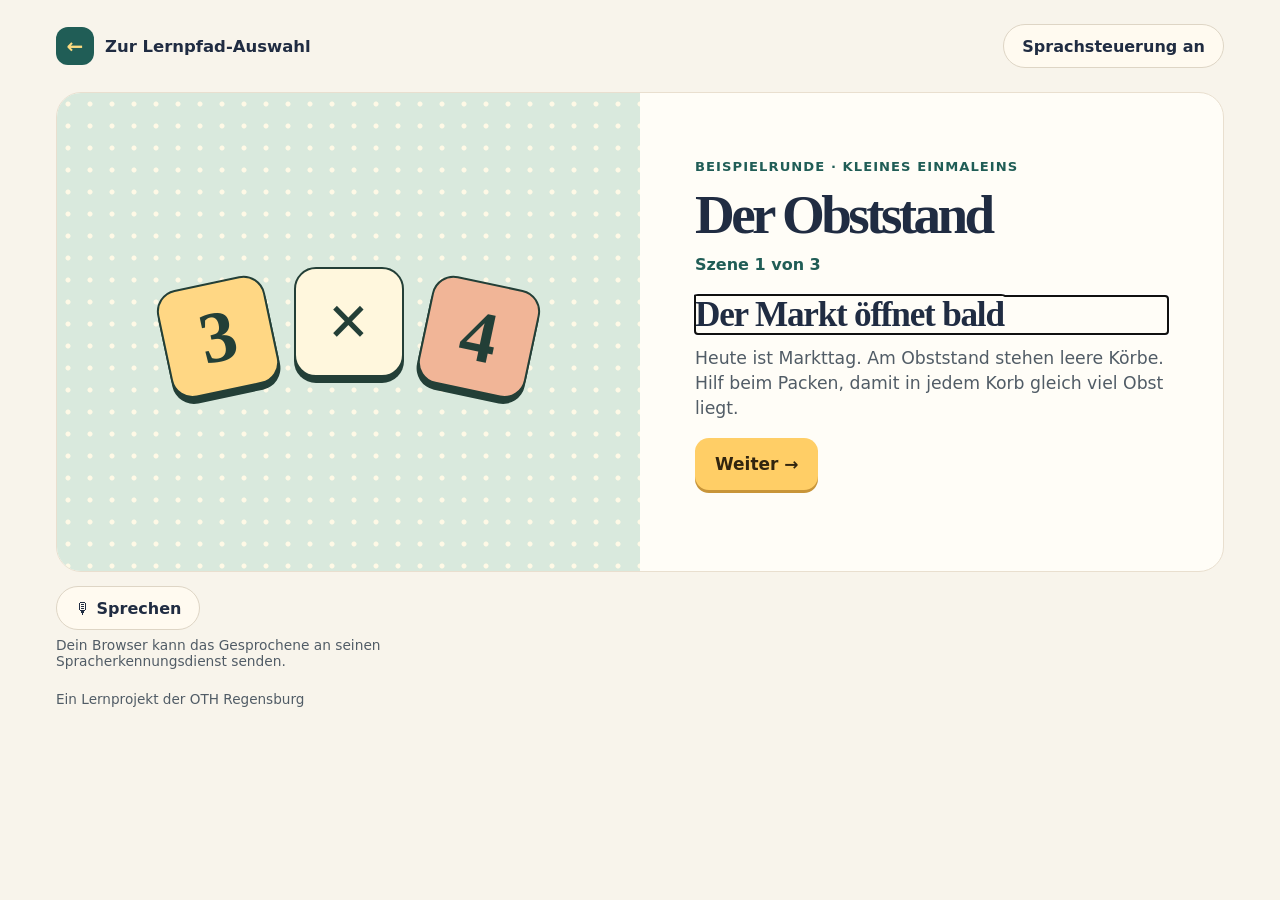
<file: public/einmaleins.html>
<!doctype html>
<html lang="de">
<head>
  <meta charset="utf-8">
  <meta name="viewport" content="width=device-width, initial-scale=1">
  <meta name="theme-color" content="#f8f4eb">
  <title>Sachaufgaben zum kleinen Einmaleins · Lernprojektor</title>
  <link rel="stylesheet" href="./style.css">
  <script type="module" src="./einmaleins.mjs"></script>
</head>
<body>
  <div class="site">
    <header class="top">
      <a class="brand back-link" href="./"><span class="brand-icon" aria-hidden="true">←</span><span>Zur Lernpfad-Auswahl</span></a>
      <button class="sound" type="button" data-automatic-voice aria-pressed="false" aria-describedby="auto-voice-info" hidden>Sprachsteuerung an</button>
    </header>
    <p id="auto-voice-info" class="sr-only">Mit der Sprachsteuerung startet das Mikrofon nach der Ansage, wenn eine Antwort oder ein Befehl möglich ist. Dein Browser kann Gesprochenes an seinen Spracherkennungsdienst senden.</p>
    <main>
      <section id="story" class="lesson-player" aria-labelledby="story-title">
        <div id="scene-media" class="lesson-media">
          <div id="media-placeholder" class="times-art" aria-hidden="true">
            <span class="tile tile-left">3</span><span class="tile tile-middle">×</span><span class="tile tile-right">4</span>
          </div>
          <img id="scene-image" alt="" hidden>
          <video id="scene-video" controls playsinline preload="metadata" hidden></video>
        </div>
        <div class="lesson-copy">
          <p id="story-label" class="eyebrow">Sachaufgaben · Kleines Einmaleins</p>
          <h1 id="story-title" tabindex="-1">Kleines Einmaleins</h1>
          <p id="scene-progress" class="lesson-progress"></p>
          <div id="scene-body" hidden>
            <h2 id="scene-title" tabindex="-1"></h2>
            <p id="scene-text" class="scene"></p>
            <audio id="scene-audio" controls preload="metadata" aria-label="Szene anhören" hidden></audio>
            <p id="media-note" class="load-note" role="status"></p>
            <form id="story-answer" novalidate hidden>
              <label class="sr-only" for="story-number">Deine Antwort</label>
              <input id="story-number" inputmode="numeric" autocomplete="off" maxlength="3" placeholder="Deine Zahl">
              <button class="main-button" type="submit">Prüfen</button>
            </form>
            <p id="story-feedback" class="feedback" role="status" aria-atomic="true"></p>
            <div class="lesson-navigation">
              <button id="previous-scene" class="sound" type="button" hidden>← Zurück</button>
              <button id="next-scene" class="main-button" type="button" hidden>Weiter →</button>
            </div>
          </div>
          <p id="story-load" class="load-note" role="status">Die Geschichte wird geladen.</p>
          <div id="story-finish" hidden>
            <p id="story-result" class="scene"></p>
            <div class="lesson-navigation">
              <button id="story-restart" class="main-button" type="button">Noch einmal spielen</button>
              <a class="sound text-button" href="./">Zur Lernpfad-Auswahl</a>
            </div>
          </div>
        </div>
      </section>
      <div class="voice-controls">
                <button class="sound voice-button" type="button" aria-pressed="false" aria-describedby="voice-note" hidden>🎙 Sprechen</button>
                <p id="voice-note" class="voice-note" hidden>Dein Browser kann das Gesprochene an seinen Spracherkennungsdienst senden.</p>
                <p class="voice-status" role="status" aria-atomic="true"></p>
              </div>
    </main>
    <footer>Ein Lernprojekt der OTH Regensburg</footer>
  </div>
</body>
</html>
</file>
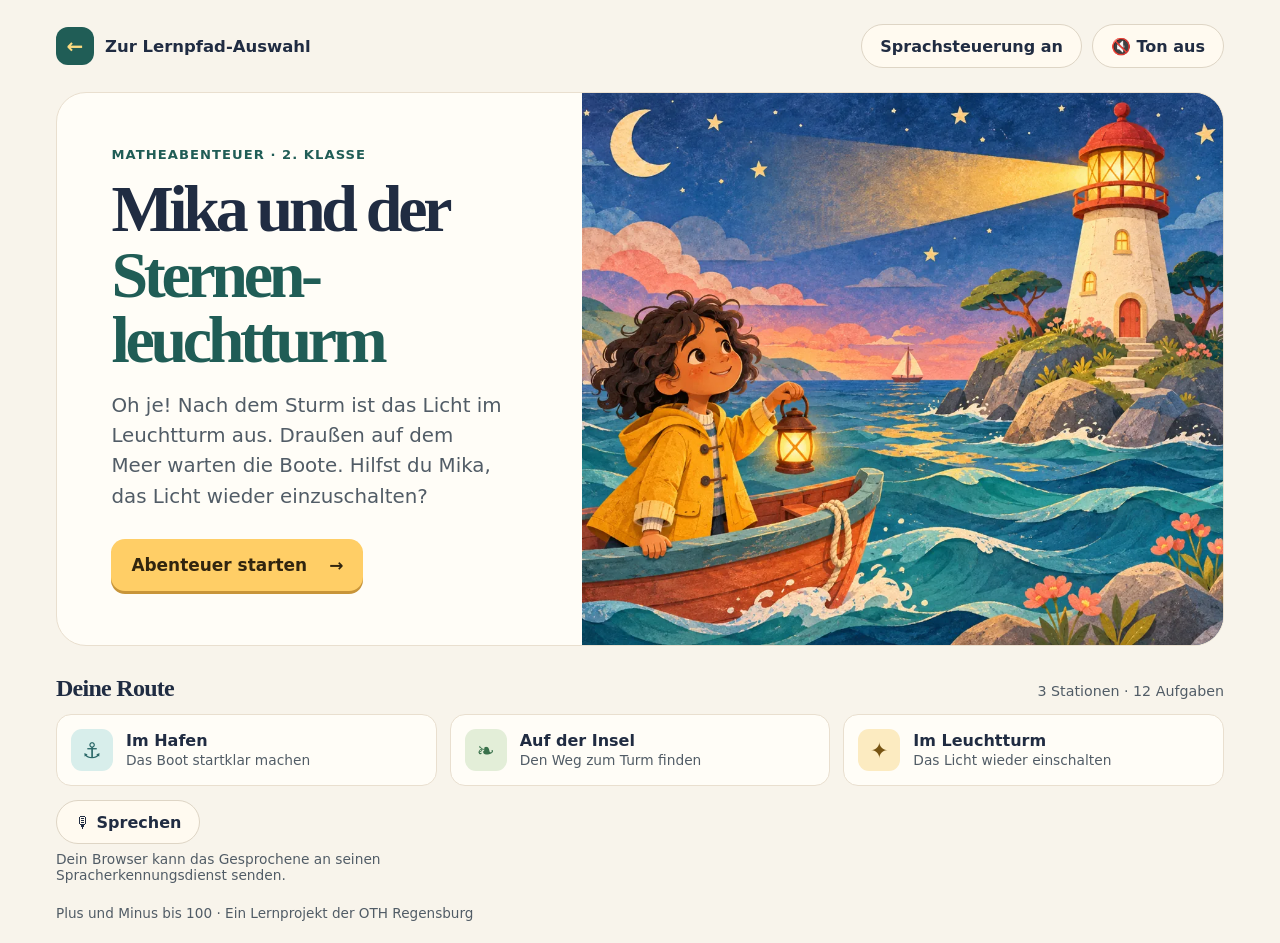
<file: public/leuchtturm.html>
<!doctype html>
<html lang="de">
<head>
  <meta charset="utf-8">
  <meta name="viewport" content="width=device-width, initial-scale=1">
  <meta name="theme-color" content="#f8f4eb">
  <meta name="description" content="Ein illustriertes Matheabenteuer für die 2. Klasse. Hilf Mika, den Sternenleuchtturm wieder zum Leuchten zu bringen.">
  <title>Mika und der Sternenleuchtturm</title>
  <link rel="stylesheet" href="./style.css">
  <script type="module" src="./app.mjs"></script>
</head>
<body>
  <div class="site">
    <header class="top">
      <a class="brand back-link" href="./"><span class="brand-icon" aria-hidden="true">←</span><span>Zur Lernpfad-Auswahl</span></a>
      <div class="audio-controls">
        <button class="sound" type="button" data-automatic-voice aria-pressed="false" aria-describedby="auto-voice-info" hidden>Sprachsteuerung an</button>
        <button class="sound" id="replay-audio" type="button" hidden>🔊 Nochmal vorlesen</button>
        <button class="sound" id="sound" type="button" aria-pressed="false">🔇 Ton aus</button>
      </div>
    </header>
    <p id="auto-voice-info" class="sr-only">Mit der Sprachsteuerung startet das Mikrofon nach der Ansage, wenn eine Antwort oder ein Befehl möglich ist. Dein Browser kann Gesprochenes an seinen Spracherkennungsdienst senden.</p>
    <main>
      <section class="hero" id="intro" aria-labelledby="intro-title">
        <div class="hero-copy">
          <p class="eyebrow">Matheabenteuer · 2. Klasse</p>
          <h1 id="intro-title">Mika und der <span>Sternen&shy;leuchtturm</span></h1>
          <p class="intro-text" id="intro-text">Nach einem Sturm ist der Leuchtturm dunkel. Hilf Mika, ihn wieder zum Leuchten zu bringen!</p>
          <button type="button" class="main-button" id="start" disabled>Abenteuer starten <span aria-hidden="true">→</span></button>
          <p class="load-note" id="load-note" role="status"></p>
        </div>
        <div class="hero-art">
          <img src="./assets/leuchtturm.webp" alt="Mika im kleinen Boot vor einer felsigen Insel mit Leuchtturm" width="1200" height="900" fetchpriority="high">
        </div>
      </section>

      <section id="game" class="hero play" aria-labelledby="chapter" hidden>
        <div class="hero-art play-art">
          <img id="game-fallback-img" src="./assets/leuchtturm.webp" alt="" width="1200" height="900">
          <video id="chapter-video" muted loop playsinline preload="auto" hidden></video>
          <div class="art-label"><span aria-hidden="true">✦</span> <span id="stars">0 Sterne</span></div>
        </div>
        <div class="hero-copy play-copy">
          <p class="eyebrow" id="question-number"></p>
          <h1 id="chapter" tabindex="-1"></h1>
          <p class="scene" id="scene"></p>
          <p class="equation" id="equation"></p>
          <p class="feedback" id="feedback" role="status" aria-atomic="true"></p>
          <form id="answer-form" novalidate>
            <label class="sr-only" for="answer">Deine Antwort</label>
            <input id="answer" inputmode="numeric" autocomplete="off" placeholder="Deine Zahl" maxlength="3">
            <button type="submit" class="main-button">Prüfen <span aria-hidden="true">→</span></button>
            </form>
          <button type="button" class="main-button" id="continue" hidden>Weiter</button>
        </div>
      </section>

      <section id="finish" class="hero" aria-labelledby="finish-title" hidden>
        <div class="hero-copy">
          <p class="eyebrow" id="final-stars"></p>
          <h1 id="finish-title" tabindex="-1">Das Licht ist zurück!</h1>
          <p class="intro-text" id="ending"></p>
          <button type="button" class="main-button" id="restart">Noch einmal spielen <span aria-hidden="true">↻</span></button>
        </div>
        <div class="hero-art">
          <img id="finish-fallback-img" src="./assets/leuchtturm.webp" alt="Der Leuchtturm strahlt über das Meer" width="1200" height="900">
          <video id="finish-video" muted loop playsinline preload="auto" hidden></video>
        </div>
      </section>

      <section class="route" aria-label="Deine Route">
        <div class="route-heading"><h2>Deine Route</h2><p id="route-summary">3 Stationen · 12 Aufgaben</p></div>
        <ol class="stops">
          <li><span class="stop-icon sea" aria-hidden="true">⚓</span><div><strong>Im Hafen</strong><p>Das Boot startklar machen</p></div></li>
          <li><span class="stop-icon island" aria-hidden="true">❧</span><div><strong>Auf der Insel</strong><p>Den Weg zum Turm finden</p></div></li>
          <li><span class="stop-icon light" aria-hidden="true">✦</span><div><strong>Im Leuchtturm</strong><p>Das Licht wieder einschalten</p></div></li>
        </ol>
      </section>
      <div class="voice-controls">
                <button class="sound voice-button" type="button" aria-pressed="false" aria-describedby="voice-note" hidden>🎙 Sprechen</button>
                <p id="voice-note" class="voice-note" hidden>Dein Browser kann das Gesprochene an seinen Spracherkennungsdienst senden.</p>
                <p class="voice-status" role="status" aria-atomic="true"></p>
              </div>
    </main>
    <footer>Plus und Minus bis 100 <span aria-hidden="true">·</span> Ein Lernprojekt der OTH Regensburg</footer>
  </div>
</body>
</html>
</file>
<file: public/style.css>
:root {
  color: #202c42; background: #f8f4eb; font-family: "Trebuchet MS", system-ui, sans-serif;
  font-synthesis: none; --ink: #202c42; --teal: #205d56; --yellow: #ffce66;
  --muted: #515c66; --line: #e9dfcf;
}
* { box-sizing: border-box; }
body { margin: 0; }
[hidden] { display: none !important; }
button, input { font: inherit; }
button { cursor: pointer; }
button:focus-visible, input:focus-visible { outline: 3px solid #146c67; outline-offset: 4px; }
.site { width: min(1440px, calc(100% - 112px)); margin: auto; }
.top { display: flex; justify-content: space-between; align-items: center; padding: 24px 0; gap: 12px; }
.brand { display: flex; align-items: center; gap: 11px; font-weight: 800; font-size: 1.03rem; }
.brand-icon { display: grid; place-items: center; width: 38px; height: 38px; border-radius: 12px; background: var(--teal); color: #fcdb81; font-size: 1.25rem; }
.audio-controls { display: flex; align-items: center; gap: 10px; }
.sound { border: 1px solid #ded5c5; background: #fffaf0; color: var(--ink); border-radius: 999px; padding: 10px 18px; font-weight: 750; min-height: 44px; transition: background .15s ease, transform .15s ease; }
.sound:hover { background: #f5e8cf; }
.sound[aria-pressed="true"] { background: #e3f0ed; border-color: #7eb3aa; color: #16443f; }
.sound.speaking { box-shadow: 0 0 0 3px rgba(32, 93, 86, 0.25); }
.hero {
  display: grid; grid-template-columns: .9fr 1.1fr; min-height: 540px; overflow: hidden;
  border-radius: 30px; background: #fffdf7; border: 1px solid var(--line);
}
.hero-copy { padding: clamp(28px, 4.25vw, 72px); display: flex; flex-direction: column; align-items: flex-start; justify-content: center; }
.eyebrow { color: var(--teal); margin: 0 0 14px; font-size: .82rem; font-weight: 800; letter-spacing: .08em; text-transform: uppercase; }
h1, h2, p { margin-top: 0; }
h1 {
  margin-bottom: 19px; font-family: Georgia, serif; font-weight: 750; font-size: clamp(2.7rem, 5.15vw, 5.45rem);
  letter-spacing: -.065em; line-height: .99; overflow-wrap: anywhere;
}
h1 span { color: var(--teal); display: block; }
.intro-text { color: var(--muted); font-size: clamp(1.06rem, 1.55vw, 1.34rem); line-height: 1.52; max-width: 31ch; margin: 0 0 27px; }
.main-button {
  display: inline-flex; border: 0; min-height: 52px; gap: 22px; align-items: center; justify-content: center;
  background: var(--yellow); color: #31250f; box-shadow: 0 3px 0 #c89539; padding: 12px 20px;
  border-radius: 14px; font-weight: 800; font-size: 1.06rem;
}
.main-button:hover { background: #ffda86; }
.main-button:active { transform: translateY(2px); box-shadow: 0 1px 0 #c89539; }
.main-button:disabled { opacity: .6; cursor: wait; }
.load-note { margin: 14px 0 0; color: #743d30; }
.load-note:empty { display: none; }
.hero-art { position: relative; background: #254263; min-width: 0; min-height: 260px; overflow: hidden; }
.hero-art img, .hero-art video { position: absolute; inset: 0; width: 100%; height: 100%; object-fit: cover; object-position: 53% 50%; }
.route { margin-top: 29px; }
.route-heading { display: flex; align-items: baseline; justify-content: space-between; gap: 12px; }
.route-heading h2 { margin-bottom: 12px; font-family: Georgia, serif; font-size: 1.5rem; letter-spacing: -.03em; }
.route-heading p { color: var(--muted); font-size: .89rem; margin-bottom: 10px; }
.stops { display: grid; grid-template-columns: repeat(3, minmax(0,1fr)); gap: 13px; padding: 0; list-style: none; margin: 0; }
.stops li { display: flex; gap: 13px; align-items: center; padding: 14px; border: 1px solid var(--line); background: #fffdf7; border-radius: 15px; }
.stops li[aria-current="step"] { border-color: #488278; box-shadow: inset 0 0 0 1px #488278; }
.stop-icon { display: grid; flex: 0 0 42px; height: 42px; place-items: center; border-radius: 11px; font-size: 1.35rem; font-weight: 800; }
.sea { color: #2a6868; background: #d8eeeb; }
.island { color: #39714b; background: #e3eed8; }
.light { color: #775413; background: #fcebc1; }
.stops strong { display: block; margin-bottom: 2px; }
.stops p { margin: 0; color: var(--muted); font-size: .86rem; line-height: 1.3; }
footer { margin: 22px 0; color: var(--muted); font-size: .85rem; }
.play { grid-template-columns: .76fr 1.24fr; }
.play[data-chapter="0"] img { object-position: 16% 54%; }
.play[data-chapter="1"] img { object-position: 58% 52%; }
.play[data-chapter="2"] img { object-position: 83% 49%; }
.play-copy { padding: clamp(26px, 4.2vw, 62px); }
.play-copy h1 { font-size: clamp(2.2rem, 4.5vw, 4.1rem); }
.art-label { position: absolute; left: 20px; bottom: 20px; z-index: 2; padding: 9px 14px; background: #fff6d9; border-radius: 999px; font-weight: 800; box-shadow: 0 4px 12px rgba(0,0,0,.15); }
.art-label span:first-child { color: #8a5a18; }
.scene { line-height: 1.45; color: var(--muted); font-size: clamp(1rem, 1.35vw, 1.2rem); margin-bottom: 17px; }
.equation { margin: 0 0 14px; padding: 10px 18px; border-radius: 14px; background: #e7f1e8; color: #173c34; font-size: clamp(2rem, 4.1vw, 3.7rem); font-weight: 800; letter-spacing: -.045em; }
.feedback { margin: 0 0 15px; padding: 10px 14px; border-radius: 11px; background: #fff0ca; line-height: 1.4; max-width: 50ch; }
.feedback:empty { position: absolute; padding: 0; margin: 0; }
.feedback[data-kind="correct"] { background: #dff0dc; color: #255335; font-weight: 800; }
#answer-form { display: flex; flex-wrap: wrap; gap: 12px; }
#answer { width: 132px; min-height: 50px; border-radius: 12px; border: 1px solid #9aab9e; padding: 10px 12px; color: var(--ink); background: white; }
.sr-only { position: absolute; width: 1px; height: 1px; overflow: hidden; clip-path: inset(50%); }

@media (max-width: 1080px) { .site { width: calc(100% - 48px); } .hero { min-height: 465px; } }
@media (max-width: 720px) {
  .site { width: calc(100% - 28px); }
  .top { padding: 13px 0; }
  .hero, .play { grid-template-columns: 1fr; border-radius: 23px; }
  .hero-art { min-height: 0; aspect-ratio: 16 / 10; }
  .play-art { aspect-ratio: 2.2; }
  .hero:not(.play) .hero-art { order: -1; }
  .art-label { left: 12px; bottom: 12px; }
  .stops { grid-template-columns: 1fr; }
  .stops li { padding: 10px 12px; }
}
@media (prefers-reduced-motion: no-preference) {
  .hero:not([hidden]) { animation: enter .24s ease-out; }
  @keyframes enter { from { opacity: .65; transform: translateY(4px); } }
  .play-art img:not([hidden]) { animation: kenburns 16s ease-in-out infinite alternate; }
  @keyframes kenburns { from { transform: scale(1); } to { transform: scale(1.07); } }
}

.back-link { color: var(--ink); text-decoration: none; }
.back-link:hover { text-decoration: underline; }
.picker { max-width: 1090px; margin: 30px auto 0; }
.picker-heading { margin-bottom: 30px; }
.picker-heading h1 { font-size: clamp(2.75rem, 6vw, 5.4rem); }
.path-grid { display: grid; grid-template-columns: repeat(2, minmax(0, 1fr)); gap: 22px; }
.path-card {
  border: 1px solid var(--line); border-radius: 24px; overflow: hidden; display: flex; flex-direction: column;
  color: var(--ink); text-decoration: none; background: #fffdf7;
}
.path-card:hover, .path-card:focus-visible { outline: 2px solid var(--teal); outline-offset: 3px; }
.path-art { width: 100%; aspect-ratio: 2; display: block; object-fit: cover; object-position: 55% 52%; height: auto; }
.path-copy { padding: clamp(20px, 3vw, 33px); flex: 1; display: flex; flex-direction: column; align-items: flex-start; }
.path-copy h2, .lesson-copy h2 { font-family: Georgia, serif; font-size: clamp(1.5rem, 3vw, 2.2rem); line-height: 1.08; letter-spacing: -.035em; margin: 0 0 12px; }
.path-copy p:not(.eyebrow) { color: var(--muted); line-height: 1.5; margin: 0 0 22px; }
.path-copy .main-button { margin-top: auto; }
.times-art {
  display: flex; align-items: center; justify-content: center; gap: clamp(8px, 1.7vw, 22px);
  background: radial-gradient(circle, #fff9e6 2px, transparent 3px) 0 0 / 22px 22px, #d9e9dd;
}
.tile {
  display: grid; place-items: center; width: clamp(56px, 9vw, 110px); aspect-ratio: 1;
  border: 2px solid #233f37; border-radius: 20%; box-shadow: 0 6px 0 #233f37; color: #233f37;
  font: 800 clamp(2.2rem, 5.7vw, 5rem)/1 Georgia, serif;
}
.tile-left { background: #ffd784; transform: rotate(-12deg) translateY(5px); }
.tile-middle { background: #fff7dd; transform: translateY(-10px); }
.tile-right { background: #f1b597; transform: rotate(12deg) translateY(5px); }
.lesson-player {
  display: grid; grid-template-columns: minmax(0, 1fr) minmax(0, 1fr); min-height: 480px;
  border: 1px solid var(--line); border-radius: 25px; overflow: hidden; background: #fffdf7;
}
.lesson-media { position: relative; min-width: 0; background: #203a36; display: grid; place-items: center; }
.lesson-media > * { grid-area: 1 / 1; width: 100%; }
.lesson-media .times-art { min-height: 100%; align-self: stretch; padding: 30px 0; }
.lesson-media img, .lesson-media video { display: block; max-height: 640px; object-fit: contain; }
.lesson-copy { align-self: center; padding: clamp(22px, 4.3vw, 60px); min-width: 0; }
.lesson-copy h1 { font-size: clamp(2.35rem, 4.3vw, 4.1rem); margin-bottom: 13px; }
.lesson-progress { color: var(--teal); font-weight: 750; margin-bottom: 22px; }
.lesson-progress:empty { display: none; }
.lesson-copy audio { max-width: 100%; margin-bottom: 12px; }
#story-answer, .lesson-navigation { display: flex; flex-wrap: wrap; gap: 12px; margin-bottom: 15px; }
#story-number { width: 132px; min-height: 50px; border: 1px solid #9aab9e; border-radius: 12px; padding: 10px 12px; color: var(--ink); }
.text-button { display: inline-flex; align-items: center; text-decoration: none; }
@media (max-width: 720px) {
  .picker { margin-top: 15px; }
  .path-grid, .lesson-player { grid-template-columns: 1fr; }
  .lesson-media .times-art { min-height: 170px; }
}

.voice-controls { flex-basis: 100%; }
.voice-button[aria-pressed="true"] { border-color: #9c493f; background: #ffefe5; color: #743d30; }
.voice-note, .voice-status { margin: 7px 0 0; font-size: .86rem; color: var(--muted); max-width: 48ch; }
.voice-status { color: var(--teal); font-weight: 750; }
.voice-status:empty { margin: 0; }

main > .voice-controls { margin: 14px 0 0; }
</file>
